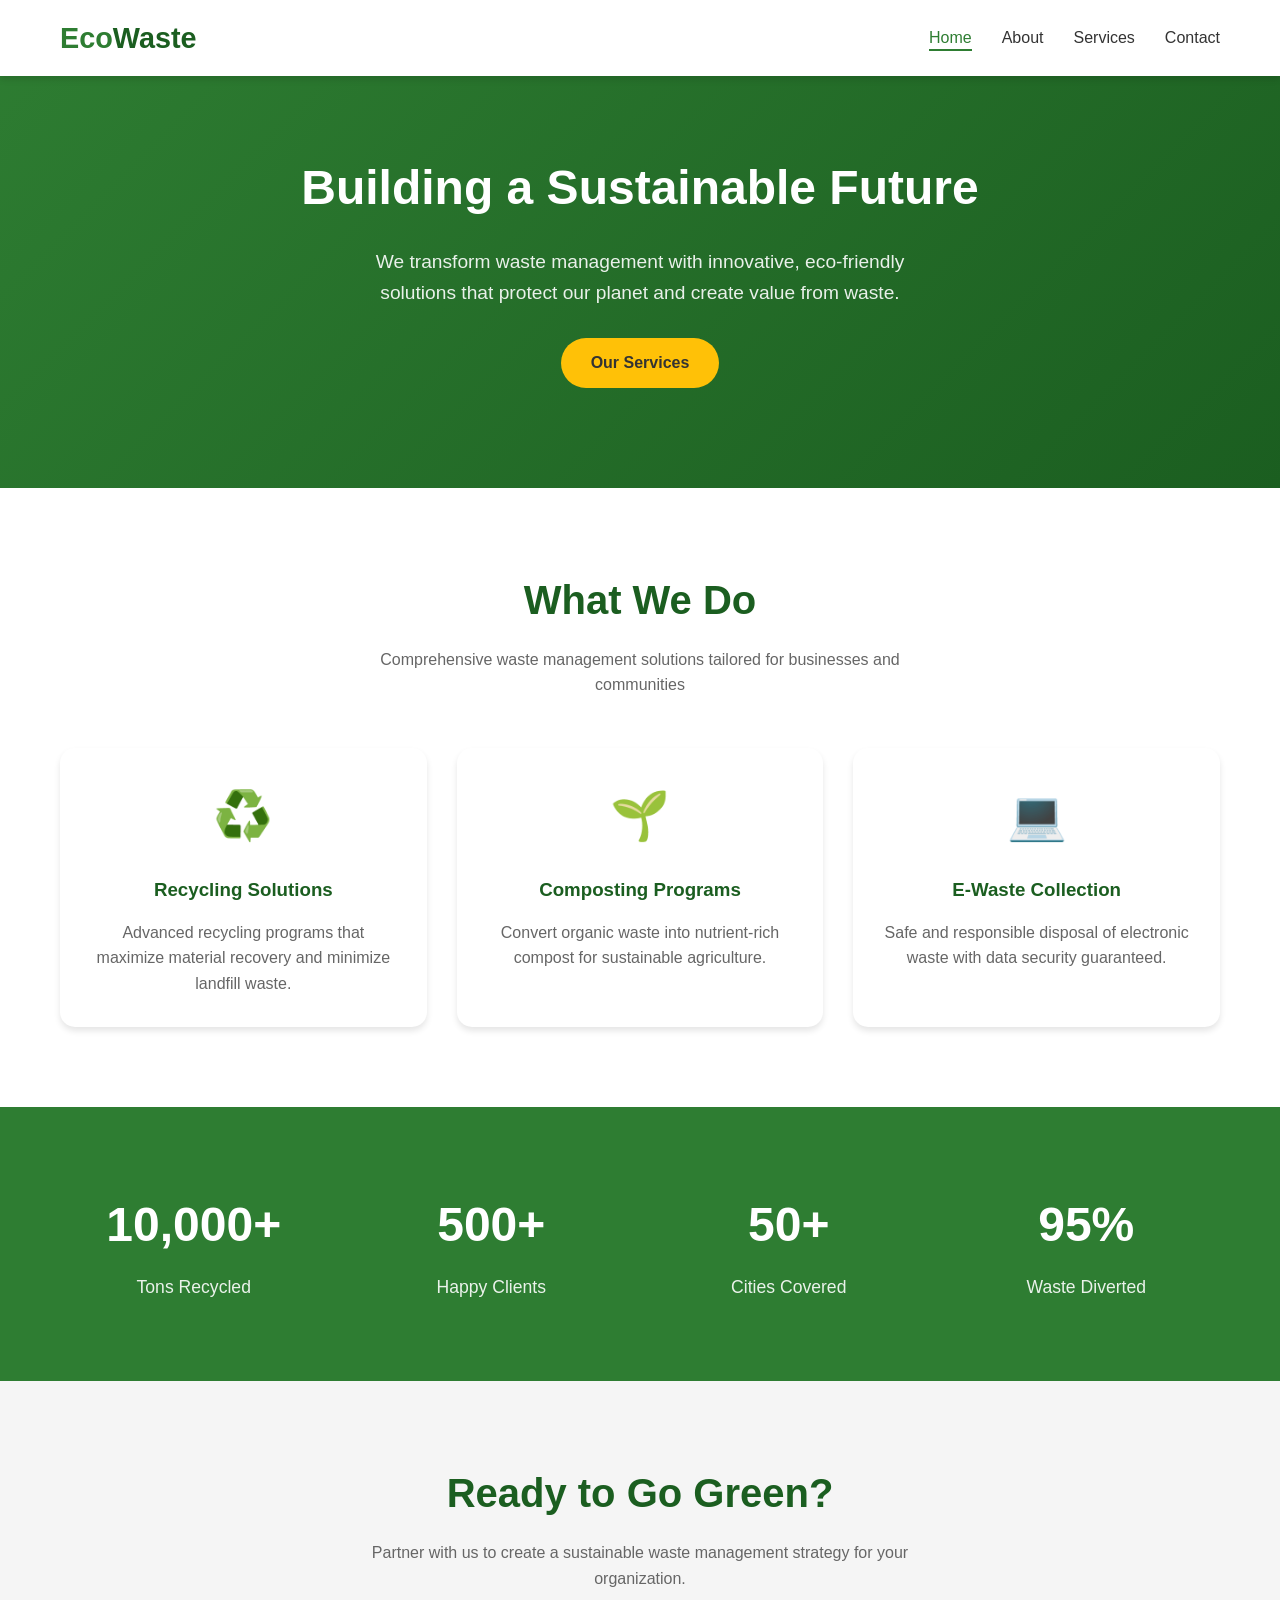
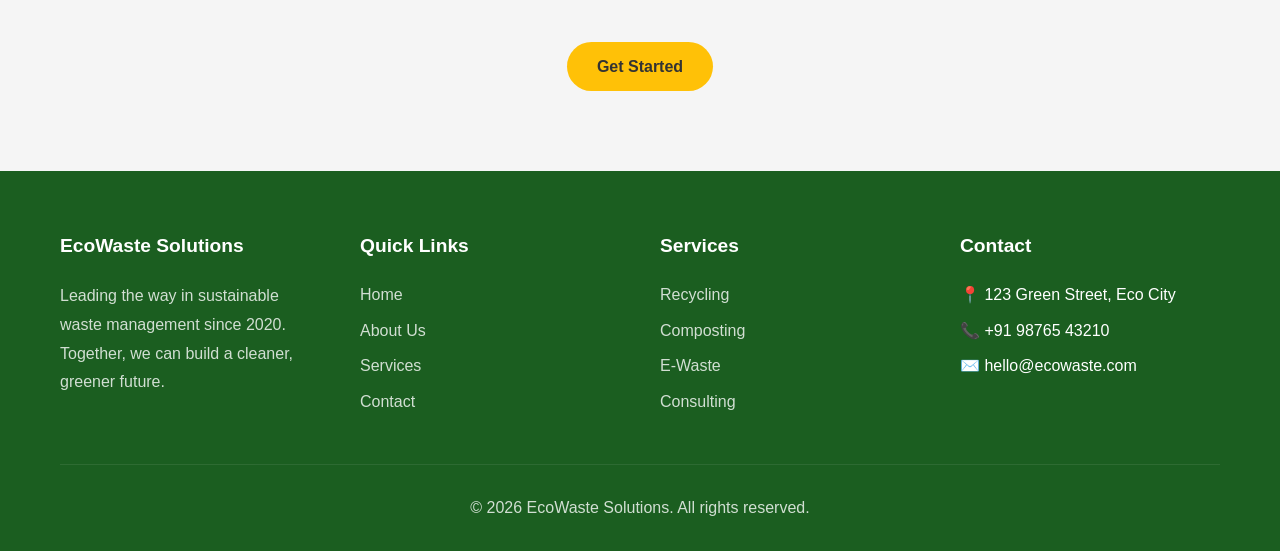
<file: index.html>
<!DOCTYPE html>
<html lang="en">
<head>
  <meta charset="UTF-8">
  <meta name="viewport" content="width=device-width, initial-scale=1.0">
  <meta name="description" content="EcoWaste Solutions - Sustainable waste management solutions for a cleaner tomorrow">
  <title>EcoWaste Solutions | Sustainable Waste Management</title>
  <link rel="stylesheet" href="styles.css">
</head>
<body>
  <!-- Navigation -->
  <nav class="navbar">
    <div class="container">
      <a href="index.html" class="logo">Eco<span>Waste</span></a>
      <ul class="nav-links">
        <li><a href="index.html" class="active">Home</a></li>
        <li><a href="about.html">About</a></li>
        <li><a href="services.html">Services</a></li>
        <li><a href="contact.html">Contact</a></li>
      </ul>
      <div class="hamburger">
        <span></span>
        <span></span>
        <span></span>
      </div>
    </div>
  </nav>

  <!-- Hero Section -->
  <section class="hero">
    <div class="container">
      <h1>Building a Sustainable Future</h1>
      <p>We transform waste management with innovative, eco-friendly solutions that protect our planet and create value from waste.</p>
      <a href="services.html" class="btn btn-primary">Our Services</a>
    </div>
  </section>

  <!-- Services Highlights -->
  <section class="services-highlight">
    <div class="container">
      <div class="section-title">
        <h2>What We Do</h2>
        <p>Comprehensive waste management solutions tailored for businesses and communities</p>
      </div>
      <div class="cards-grid">
        <div class="card">
          <div class="card-icon">♻️</div>
          <h3>Recycling Solutions</h3>
          <p>Advanced recycling programs that maximize material recovery and minimize landfill waste.</p>
        </div>
        <div class="card">
          <div class="card-icon">🌱</div>
          <h3>Composting Programs</h3>
          <p>Convert organic waste into nutrient-rich compost for sustainable agriculture.</p>
        </div>
        <div class="card">
          <div class="card-icon">💻</div>
          <h3>E-Waste Collection</h3>
          <p>Safe and responsible disposal of electronic waste with data security guaranteed.</p>
        </div>
      </div>
    </div>
  </section>

  <!-- Stats Section -->
  <section class="stats">
    <div class="container">
      <div class="stats-grid">
        <div class="stat-item">
          <h3>10,000+</h3>
          <p>Tons Recycled</p>
        </div>
        <div class="stat-item">
          <h3>500+</h3>
          <p>Happy Clients</p>
        </div>
        <div class="stat-item">
          <h3>50+</h3>
          <p>Cities Covered</p>
        </div>
        <div class="stat-item">
          <h3>95%</h3>
          <p>Waste Diverted</p>
        </div>
      </div>
    </div>
  </section>

  <!-- CTA Section -->
  <section class="cta" style="background-color: #F5F5F5; text-align: center;">
    <div class="container">
      <div class="section-title">
        <h2>Ready to Go Green?</h2>
        <p>Partner with us to create a sustainable waste management strategy for your organization.</p>
      </div>
      <a href="contact.html" class="btn btn-primary">Get Started</a>
    </div>
  </section>

  <!-- Footer -->
  <footer class="footer">
    <div class="container">
      <div class="footer-grid">
        <div class="footer-col">
          <h4>EcoWaste Solutions</h4>
          <p>Leading the way in sustainable waste management since 2020. Together, we can build a cleaner, greener future.</p>
        </div>
        <div class="footer-col">
          <h4>Quick Links</h4>
          <ul>
            <li><a href="index.html">Home</a></li>
            <li><a href="about.html">About Us</a></li>
            <li><a href="services.html">Services</a></li>
            <li><a href="contact.html">Contact</a></li>
          </ul>
        </div>
        <div class="footer-col">
          <h4>Services</h4>
          <ul>
            <li><a href="services.html">Recycling</a></li>
            <li><a href="services.html">Composting</a></li>
            <li><a href="services.html">E-Waste</a></li>
            <li><a href="services.html">Consulting</a></li>
          </ul>
        </div>
        <div class="footer-col">
          <h4>Contact</h4>
          <ul>
            <li>📍 123 Green Street, Eco City</li>
            <li>📞 +91 98765 43210</li>
            <li>✉️ hello@ecowaste.com</li>
          </ul>
        </div>
      </div>
      <div class="footer-bottom">
        <p>&copy; 2026 EcoWaste Solutions. All rights reserved.</p>
      </div>
    </div>
  </footer>

  <script src="script.js"></script>
</body>
</html>
</file>
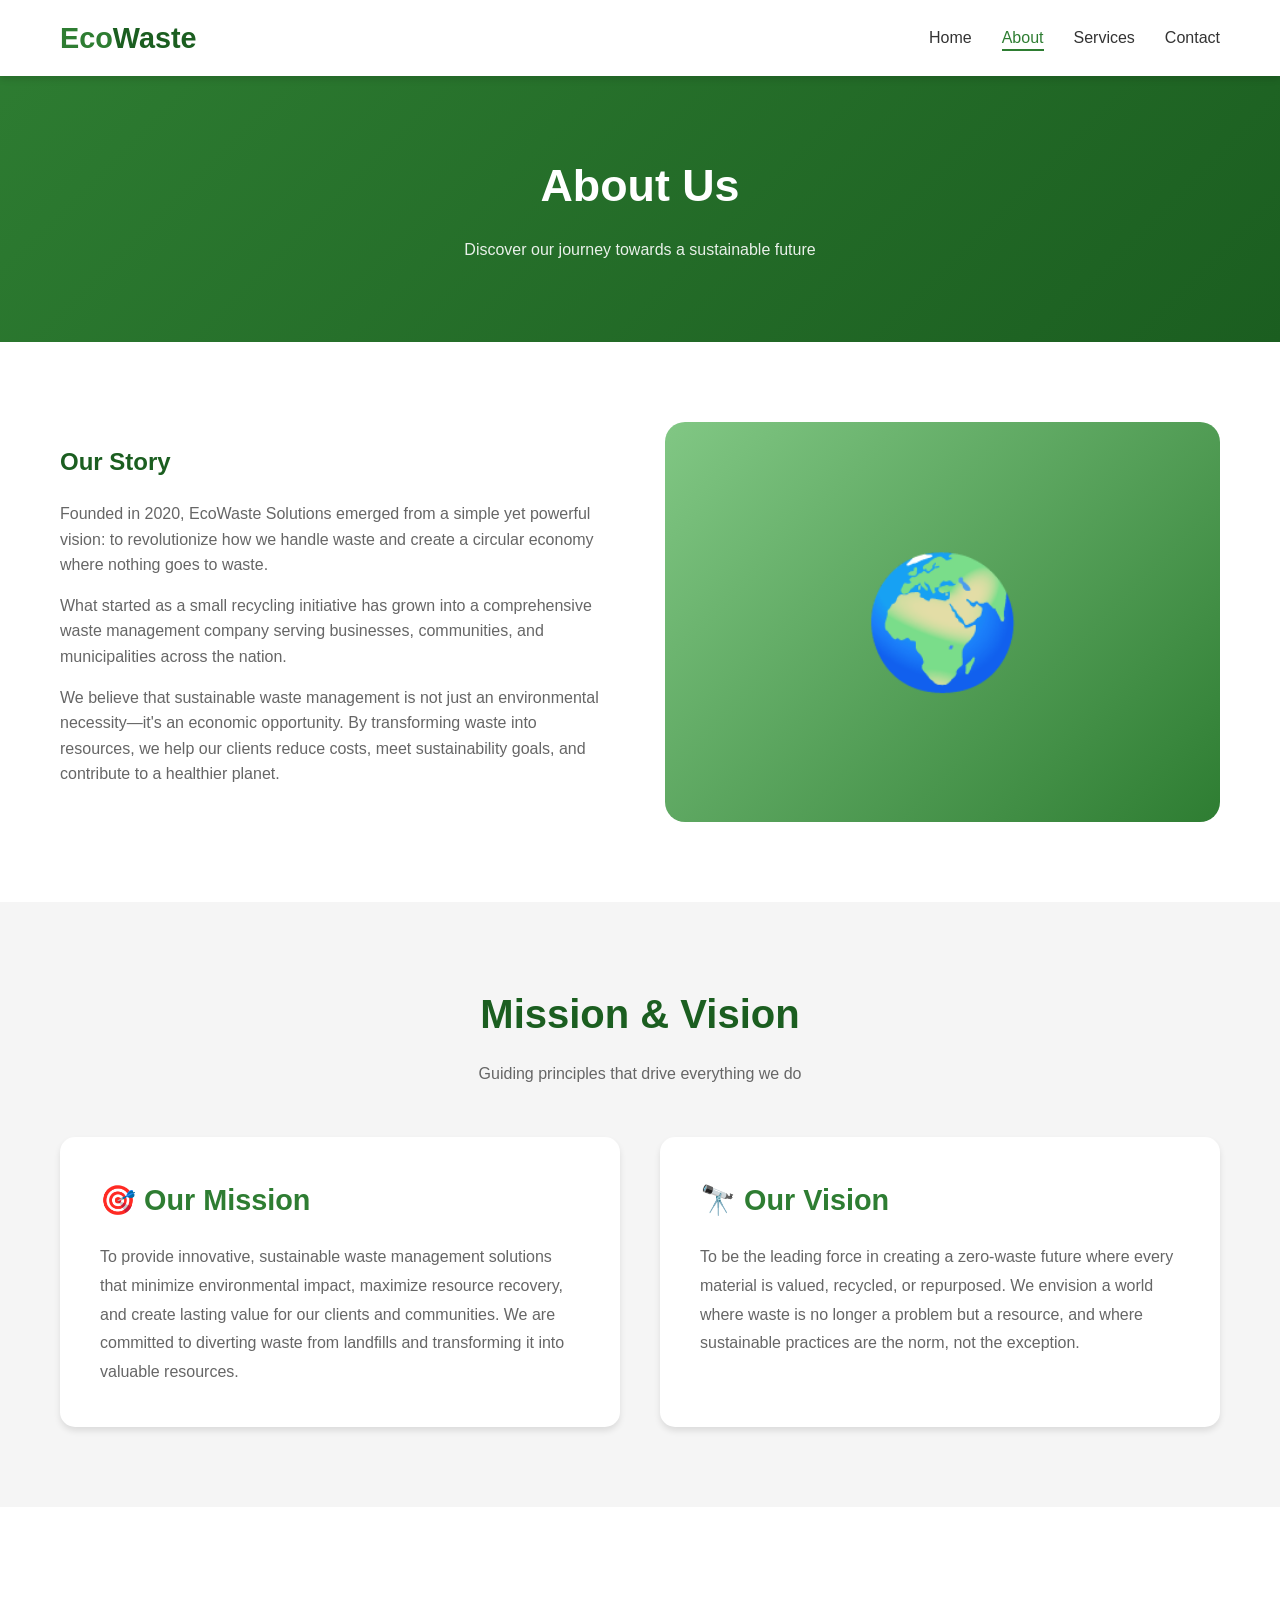
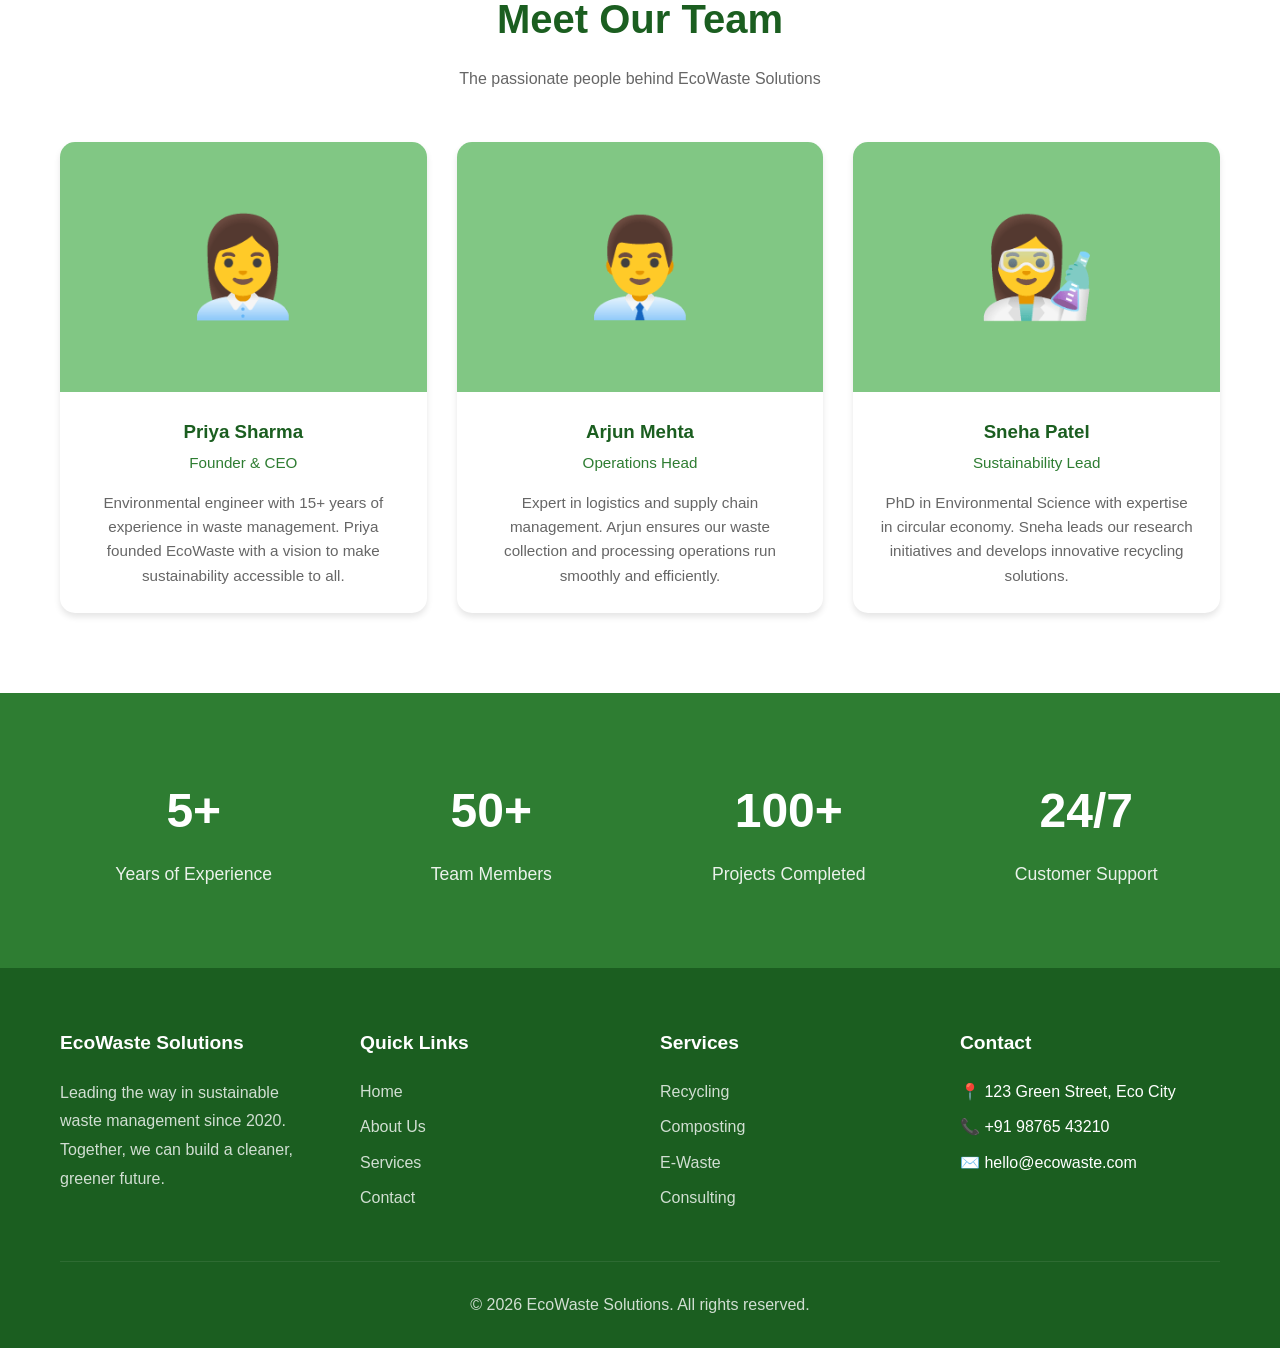
<file: about.html>
<!DOCTYPE html>
<html lang="en">
<head>
  <meta charset="UTF-8">
  <meta name="viewport" content="width=device-width, initial-scale=1.0">
  <meta name="description" content="Learn about EcoWaste Solutions - Our mission, vision, and the team behind sustainable waste management">
  <title>About Us | EcoWaste Solutions</title>
  <link rel="stylesheet" href="styles.css">
</head>
<body>
  <!-- Navigation -->
  <nav class="navbar">
    <div class="container">
      <a href="index.html" class="logo">Eco<span>Waste</span></a>
      <ul class="nav-links">
        <li><a href="index.html">Home</a></li>
        <li><a href="about.html" class="active">About</a></li>
        <li><a href="services.html">Services</a></li>
        <li><a href="contact.html">Contact</a></li>
      </ul>
      <div class="hamburger">
        <span></span>
        <span></span>
        <span></span>
      </div>
    </div>
  </nav>

  <!-- Page Header -->
  <section class="page-header">
    <div class="container">
      <h1>About Us</h1>
      <p>Discover our journey towards a sustainable future</p>
    </div>
  </section>

  <!-- About Content -->
  <section class="about">
    <div class="container">
      <div class="about-content">
        <div class="about-text">
          <h2>Our Story</h2>
          <p>Founded in 2020, EcoWaste Solutions emerged from a simple yet powerful vision: to revolutionize how we handle waste and create a circular economy where nothing goes to waste.</p>
          <p>What started as a small recycling initiative has grown into a comprehensive waste management company serving businesses, communities, and municipalities across the nation.</p>
          <p>We believe that sustainable waste management is not just an environmental necessity—it's an economic opportunity. By transforming waste into resources, we help our clients reduce costs, meet sustainability goals, and contribute to a healthier planet.</p>
        </div>
        <div class="about-image">
          🌍
        </div>
      </div>
    </div>
  </section>

  <!-- Mission & Vision -->
  <section class="mission-vision">
    <div class="container">
      <div class="section-title">
        <h2>Mission & Vision</h2>
        <p>Guiding principles that drive everything we do</p>
      </div>
      <div class="mv-grid">
        <div class="mv-box">
          <h3>🎯 Our Mission</h3>
          <p>To provide innovative, sustainable waste management solutions that minimize environmental impact, maximize resource recovery, and create lasting value for our clients and communities. We are committed to diverting waste from landfills and transforming it into valuable resources.</p>
        </div>
        <div class="mv-box">
          <h3>🔭 Our Vision</h3>
          <p>To be the leading force in creating a zero-waste future where every material is valued, recycled, or repurposed. We envision a world where waste is no longer a problem but a resource, and where sustainable practices are the norm, not the exception.</p>
        </div>
      </div>
    </div>
  </section>

  <!-- Team Section -->
  <section class="team">
    <div class="container">
      <div class="section-title">
        <h2>Meet Our Team</h2>
        <p>The passionate people behind EcoWaste Solutions</p>
      </div>
      <div class="team-grid">
        <div class="team-card">
          <div class="team-image">👩‍💼</div>
          <div class="team-info">
            <h3>Priya Sharma</h3>
            <p class="role">Founder & CEO</p>
            <p>Environmental engineer with 15+ years of experience in waste management. Priya founded EcoWaste with a vision to make sustainability accessible to all.</p>
          </div>
        </div>
        <div class="team-card">
          <div class="team-image">👨‍💼</div>
          <div class="team-info">
            <h3>Arjun Mehta</h3>
            <p class="role">Operations Head</p>
            <p>Expert in logistics and supply chain management. Arjun ensures our waste collection and processing operations run smoothly and efficiently.</p>
          </div>
        </div>
        <div class="team-card">
          <div class="team-image">👩‍🔬</div>
          <div class="team-info">
            <h3>Sneha Patel</h3>
            <p class="role">Sustainability Lead</p>
            <p>PhD in Environmental Science with expertise in circular economy. Sneha leads our research initiatives and develops innovative recycling solutions.</p>
          </div>
        </div>
      </div>
    </div>
  </section>

  <!-- Stats Section -->
  <section class="stats">
    <div class="container">
      <div class="stats-grid">
        <div class="stat-item">
          <h3>5+</h3>
          <p>Years of Experience</p>
        </div>
        <div class="stat-item">
          <h3>50+</h3>
          <p>Team Members</p>
        </div>
        <div class="stat-item">
          <h3>100+</h3>
          <p>Projects Completed</p>
        </div>
        <div class="stat-item">
          <h3>24/7</h3>
          <p>Customer Support</p>
        </div>
      </div>
    </div>
  </section>

  <!-- Footer -->
  <footer class="footer">
    <div class="container">
      <div class="footer-grid">
        <div class="footer-col">
          <h4>EcoWaste Solutions</h4>
          <p>Leading the way in sustainable waste management since 2020. Together, we can build a cleaner, greener future.</p>
        </div>
        <div class="footer-col">
          <h4>Quick Links</h4>
          <ul>
            <li><a href="index.html">Home</a></li>
            <li><a href="about.html">About Us</a></li>
            <li><a href="services.html">Services</a></li>
            <li><a href="contact.html">Contact</a></li>
          </ul>
        </div>
        <div class="footer-col">
          <h4>Services</h4>
          <ul>
            <li><a href="services.html">Recycling</a></li>
            <li><a href="services.html">Composting</a></li>
            <li><a href="services.html">E-Waste</a></li>
            <li><a href="services.html">Consulting</a></li>
          </ul>
        </div>
        <div class="footer-col">
          <h4>Contact</h4>
          <ul>
            <li>📍 123 Green Street, Eco City</li>
            <li>📞 +91 98765 43210</li>
            <li>✉️ hello@ecowaste.com</li>
          </ul>
        </div>
      </div>
      <div class="footer-bottom">
        <p>&copy; 2026 EcoWaste Solutions. All rights reserved.</p>
      </div>
    </div>
  </footer>

  <script src="script.js"></script>
</body>
</html>
</file>
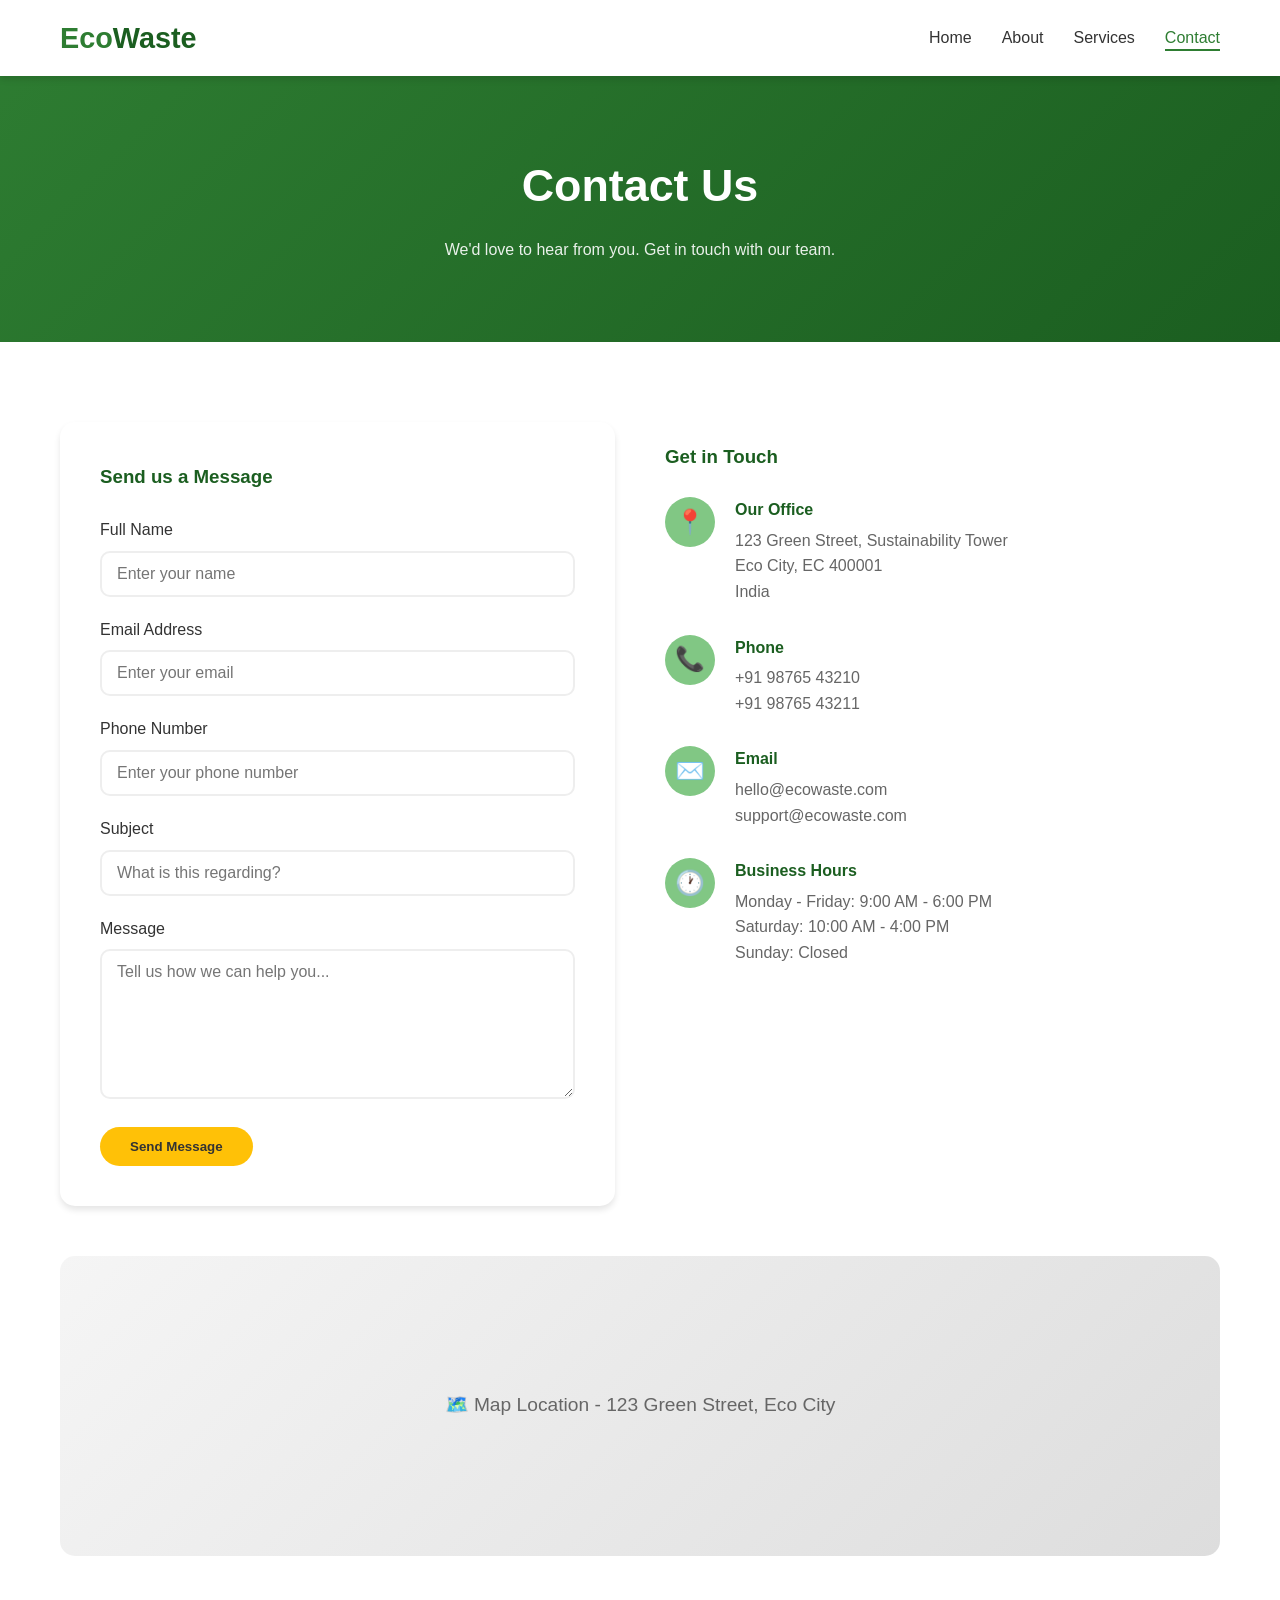
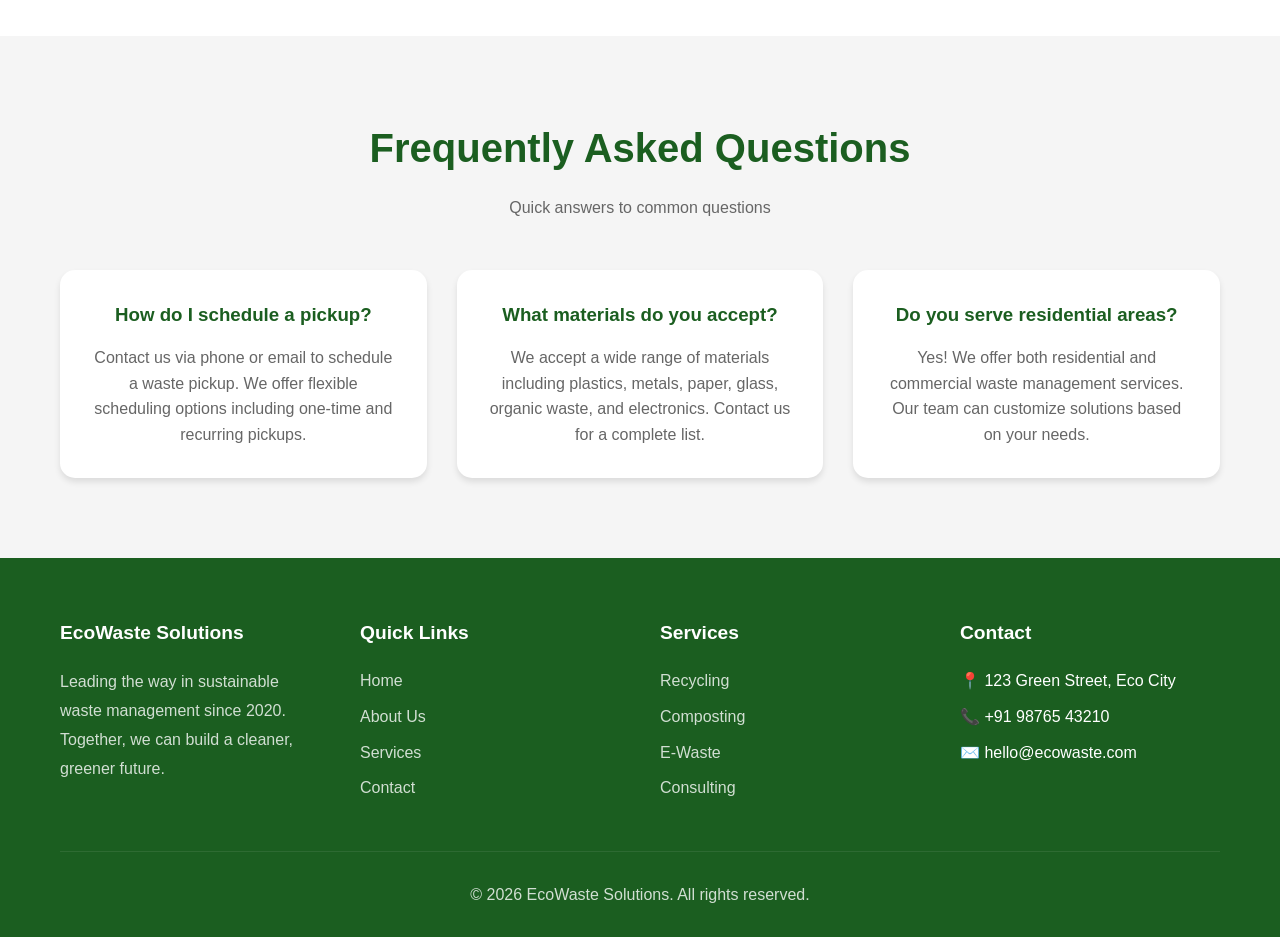
<file: contact.html>
<!DOCTYPE html>
<html lang="en">
<head>
  <meta charset="UTF-8">
  <meta name="viewport" content="width=device-width, initial-scale=1.0">
  <meta name="description" content="Contact EcoWaste Solutions - Get in touch for sustainable waste management solutions">
  <title>Contact Us | EcoWaste Solutions</title>
  <link rel="stylesheet" href="styles.css">
</head>
<body>
  <!-- Navigation -->
  <nav class="navbar">
    <div class="container">
      <a href="index.html" class="logo">Eco<span>Waste</span></a>
      <ul class="nav-links">
        <li><a href="index.html">Home</a></li>
        <li><a href="about.html">About</a></li>
        <li><a href="services.html">Services</a></li>
        <li><a href="contact.html" class="active">Contact</a></li>
      </ul>
      <div class="hamburger">
        <span></span>
        <span></span>
        <span></span>
      </div>
    </div>
  </nav>

  <!-- Page Header -->
  <section class="page-header">
    <div class="container">
      <h1>Contact Us</h1>
      <p>We'd love to hear from you. Get in touch with our team.</p>
    </div>
  </section>

  <!-- Contact Section -->
  <section class="contact">
    <div class="container">
      <div class="contact-grid">
        
        <!-- Contact Form -->
        <div class="contact-form">
          <h3>Send us a Message</h3>
          <form>
            <div class="form-group">
              <label for="name">Full Name</label>
              <input type="text" id="name" name="name" placeholder="Enter your name" required>
            </div>
            <div class="form-group">
              <label for="email">Email Address</label>
              <input type="email" id="email" name="email" placeholder="Enter your email" required>
            </div>
            <div class="form-group">
              <label for="phone">Phone Number</label>
              <input type="tel" id="phone" name="phone" placeholder="Enter your phone number">
            </div>
            <div class="form-group">
              <label for="subject">Subject</label>
              <input type="text" id="subject" name="subject" placeholder="What is this regarding?">
            </div>
            <div class="form-group">
              <label for="message">Message</label>
              <textarea id="message" name="message" placeholder="Tell us how we can help you..." required></textarea>
            </div>
            <button type="submit" class="btn btn-primary">Send Message</button>
          </form>
        </div>

        <!-- Contact Info -->
        <div class="contact-info">
          <h3>Get in Touch</h3>
          
          <div class="info-item">
            <div class="info-icon">📍</div>
            <div class="info-text">
              <h4>Our Office</h4>
              <p>123 Green Street, Sustainability Tower<br>Eco City, EC 400001<br>India</p>
            </div>
          </div>

          <div class="info-item">
            <div class="info-icon">📞</div>
            <div class="info-text">
              <h4>Phone</h4>
              <p>+91 98765 43210<br>+91 98765 43211</p>
            </div>
          </div>

          <div class="info-item">
            <div class="info-icon">✉️</div>
            <div class="info-text">
              <h4>Email</h4>
              <p>hello@ecowaste.com<br>support@ecowaste.com</p>
            </div>
          </div>

          <div class="info-item">
            <div class="info-icon">🕐</div>
            <div class="info-text">
              <h4>Business Hours</h4>
              <p>Monday - Friday: 9:00 AM - 6:00 PM<br>Saturday: 10:00 AM - 4:00 PM<br>Sunday: Closed</p>
            </div>
          </div>

        </div>
      </div>

      <!-- Map Placeholder -->
      <div class="map-placeholder">
        <span>🗺️ Map Location - 123 Green Street, Eco City</span>
      </div>
    </div>
  </section>

  <!-- FAQ Section -->
  <section class="faq" style="background-color: #F5F5F5;">
    <div class="container">
      <div class="section-title">
        <h2>Frequently Asked Questions</h2>
        <p>Quick answers to common questions</p>
      </div>
      <div class="cards-grid">
        <div class="card">
          <h3>How do I schedule a pickup?</h3>
          <p>Contact us via phone or email to schedule a waste pickup. We offer flexible scheduling options including one-time and recurring pickups.</p>
        </div>
        <div class="card">
          <h3>What materials do you accept?</h3>
          <p>We accept a wide range of materials including plastics, metals, paper, glass, organic waste, and electronics. Contact us for a complete list.</p>
        </div>
        <div class="card">
          <h3>Do you serve residential areas?</h3>
          <p>Yes! We offer both residential and commercial waste management services. Our team can customize solutions based on your needs.</p>
        </div>
      </div>
    </div>
  </section>

  <!-- Footer -->
  <footer class="footer">
    <div class="container">
      <div class="footer-grid">
        <div class="footer-col">
          <h4>EcoWaste Solutions</h4>
          <p>Leading the way in sustainable waste management since 2020. Together, we can build a cleaner, greener future.</p>
        </div>
        <div class="footer-col">
          <h4>Quick Links</h4>
          <ul>
            <li><a href="index.html">Home</a></li>
            <li><a href="about.html">About Us</a></li>
            <li><a href="services.html">Services</a></li>
            <li><a href="contact.html">Contact</a></li>
          </ul>
        </div>
        <div class="footer-col">
          <h4>Services</h4>
          <ul>
            <li><a href="services.html">Recycling</a></li>
            <li><a href="services.html">Composting</a></li>
            <li><a href="services.html">E-Waste</a></li>
            <li><a href="services.html">Consulting</a></li>
          </ul>
        </div>
        <div class="footer-col">
          <h4>Contact</h4>
          <ul>
            <li>📍 123 Green Street, Eco City</li>
            <li>📞 +91 98765 43210</li>
            <li>✉️ hello@ecowaste.com</li>
          </ul>
        </div>
      </div>
      <div class="footer-bottom">
        <p>&copy; 2026 EcoWaste Solutions. All rights reserved.</p>
      </div>
    </div>
  </footer>

  <script src="script.js"></script>
</body>
</html>
</file>
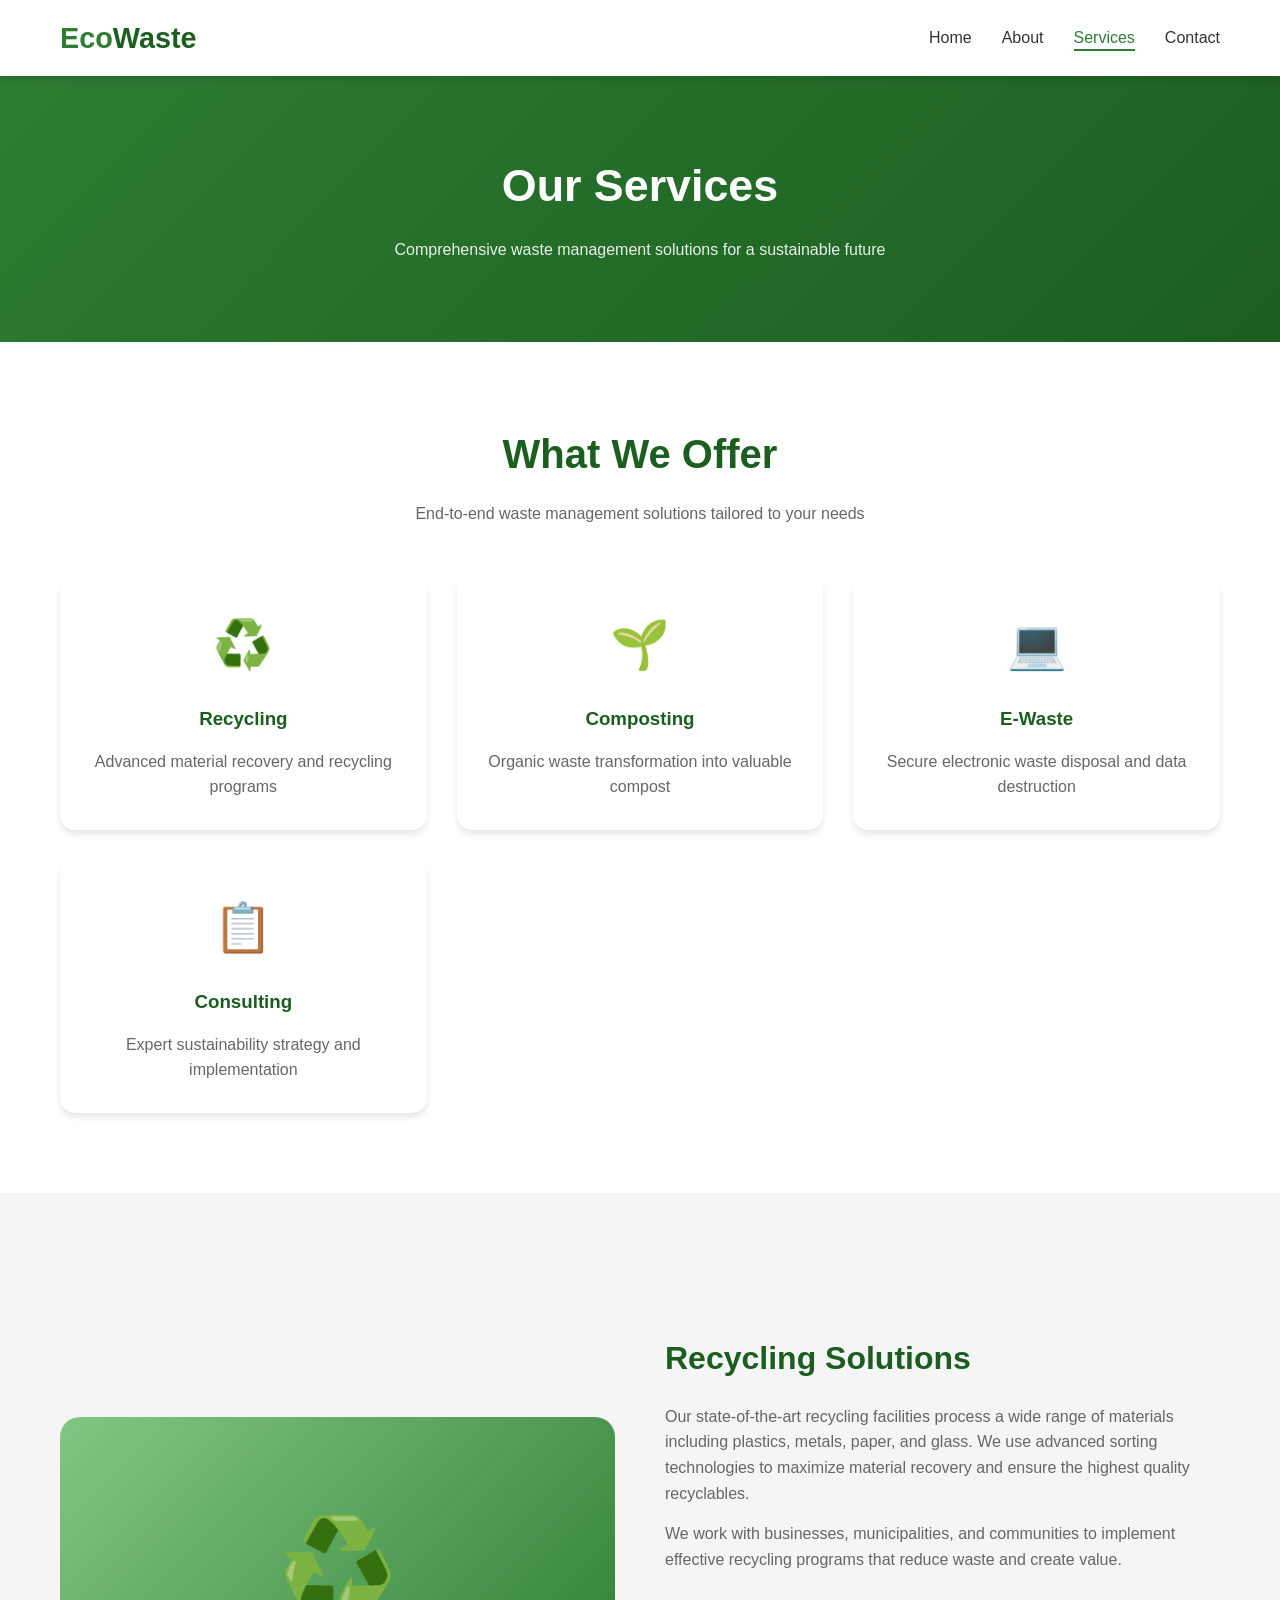
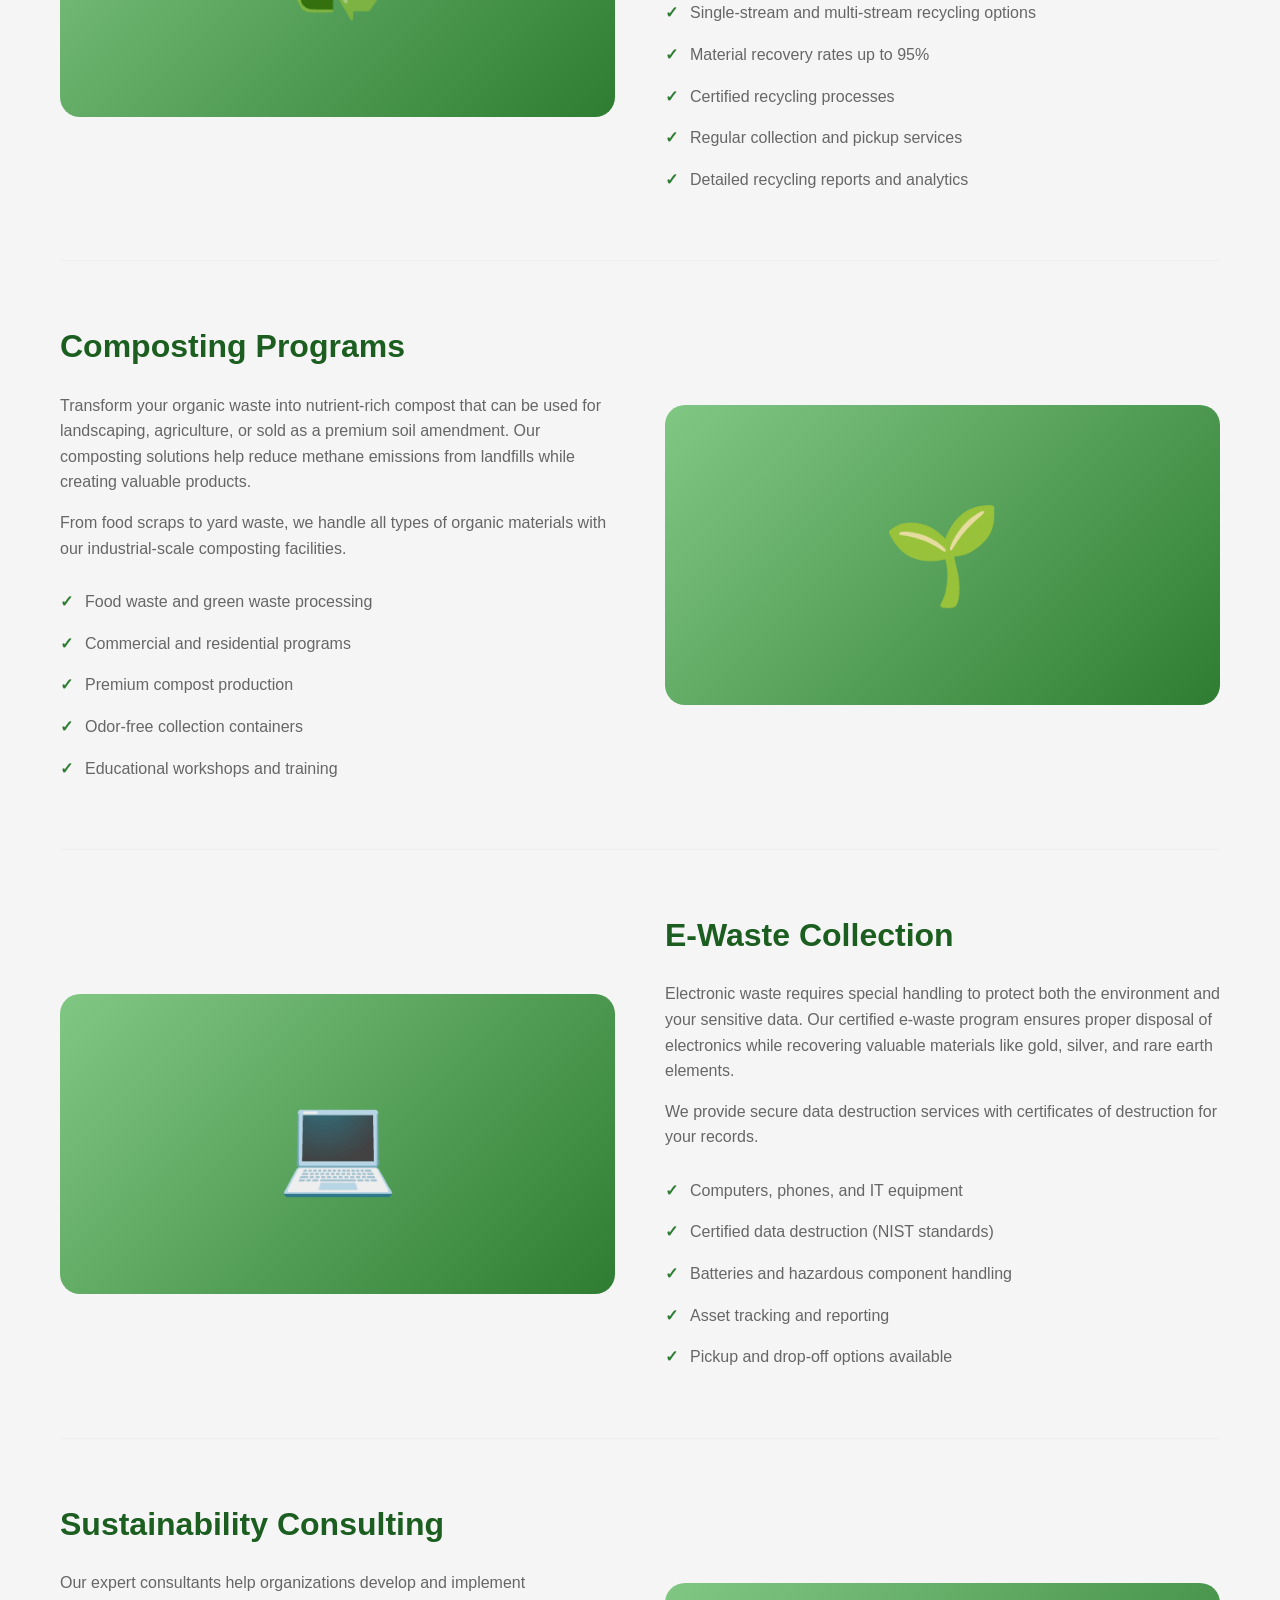
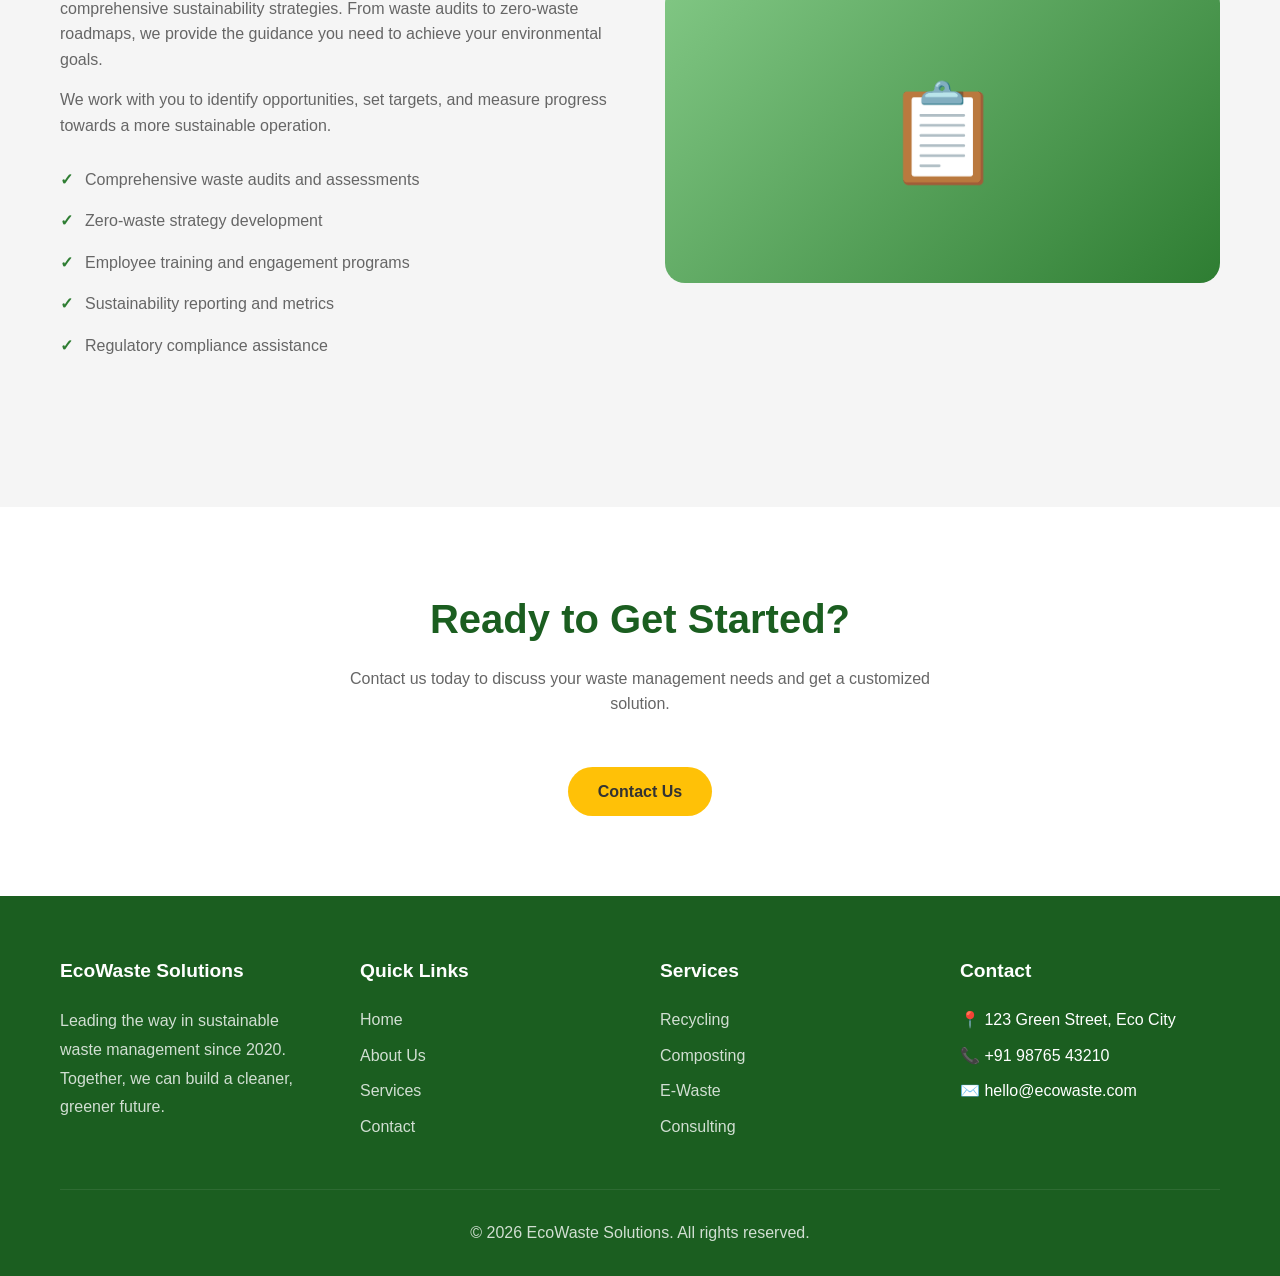
<file: services.html>
<!DOCTYPE html>
<html lang="en">
<head>
  <meta charset="UTF-8">
  <meta name="viewport" content="width=device-width, initial-scale=1.0">
  <meta name="description" content="EcoWaste Solutions Services - Recycling, Composting, E-Waste Collection, and Sustainability Consulting">
  <title>Our Services | EcoWaste Solutions</title>
  <link rel="stylesheet" href="styles.css">
</head>
<body>
  <!-- Navigation -->
  <nav class="navbar">
    <div class="container">
      <a href="index.html" class="logo">Eco<span>Waste</span></a>
      <ul class="nav-links">
        <li><a href="index.html">Home</a></li>
        <li><a href="about.html">About</a></li>
        <li><a href="services.html" class="active">Services</a></li>
        <li><a href="contact.html">Contact</a></li>
      </ul>
      <div class="hamburger">
        <span></span>
        <span></span>
        <span></span>
      </div>
    </div>
  </nav>

  <!-- Page Header -->
  <section class="page-header">
    <div class="container">
      <h1>Our Services</h1>
      <p>Comprehensive waste management solutions for a sustainable future</p>
    </div>
  </section>

  <!-- Services Overview -->
  <section class="services-overview">
    <div class="container">
      <div class="section-title">
        <h2>What We Offer</h2>
        <p>End-to-end waste management solutions tailored to your needs</p>
      </div>
      <div class="cards-grid">
        <div class="card">
          <div class="card-icon">♻️</div>
          <h3>Recycling</h3>
          <p>Advanced material recovery and recycling programs</p>
        </div>
        <div class="card">
          <div class="card-icon">🌱</div>
          <h3>Composting</h3>
          <p>Organic waste transformation into valuable compost</p>
        </div>
        <div class="card">
          <div class="card-icon">💻</div>
          <h3>E-Waste</h3>
          <p>Secure electronic waste disposal and data destruction</p>
        </div>
        <div class="card">
          <div class="card-icon">📋</div>
          <h3>Consulting</h3>
          <p>Expert sustainability strategy and implementation</p>
        </div>
      </div>
    </div>
  </section>

  <!-- Detailed Services -->
  <section class="services-detailed" style="background-color: #F5F5F5;">
    <div class="container">
      
      <!-- Recycling Solutions -->
      <div class="service-detail">
        <div class="service-icon">♻️</div>
        <div class="service-content">
          <h3>Recycling Solutions</h3>
          <p>Our state-of-the-art recycling facilities process a wide range of materials including plastics, metals, paper, and glass. We use advanced sorting technologies to maximize material recovery and ensure the highest quality recyclables.</p>
          <p>We work with businesses, municipalities, and communities to implement effective recycling programs that reduce waste and create value.</p>
          <ul>
            <li>Single-stream and multi-stream recycling options</li>
            <li>Material recovery rates up to 95%</li>
            <li>Certified recycling processes</li>
            <li>Regular collection and pickup services</li>
            <li>Detailed recycling reports and analytics</li>
          </ul>
        </div>
      </div>

      <!-- Composting Programs -->
      <div class="service-detail">
        <div class="service-icon">🌱</div>
        <div class="service-content">
          <h3>Composting Programs</h3>
          <p>Transform your organic waste into nutrient-rich compost that can be used for landscaping, agriculture, or sold as a premium soil amendment. Our composting solutions help reduce methane emissions from landfills while creating valuable products.</p>
          <p>From food scraps to yard waste, we handle all types of organic materials with our industrial-scale composting facilities.</p>
          <ul>
            <li>Food waste and green waste processing</li>
            <li>Commercial and residential programs</li>
            <li>Premium compost production</li>
            <li>Odor-free collection containers</li>
            <li>Educational workshops and training</li>
          </ul>
        </div>
      </div>

      <!-- E-Waste Collection -->
      <div class="service-detail">
        <div class="service-icon">💻</div>
        <div class="service-content">
          <h3>E-Waste Collection</h3>
          <p>Electronic waste requires special handling to protect both the environment and your sensitive data. Our certified e-waste program ensures proper disposal of electronics while recovering valuable materials like gold, silver, and rare earth elements.</p>
          <p>We provide secure data destruction services with certificates of destruction for your records.</p>
          <ul>
            <li>Computers, phones, and IT equipment</li>
            <li>Certified data destruction (NIST standards)</li>
            <li>Batteries and hazardous component handling</li>
            <li>Asset tracking and reporting</li>
            <li>Pickup and drop-off options available</li>
          </ul>
        </div>
      </div>

      <!-- Sustainability Consulting -->
      <div class="service-detail">
        <div class="service-icon">📋</div>
        <div class="service-content">
          <h3>Sustainability Consulting</h3>
          <p>Our expert consultants help organizations develop and implement comprehensive sustainability strategies. From waste audits to zero-waste roadmaps, we provide the guidance you need to achieve your environmental goals.</p>
          <p>We work with you to identify opportunities, set targets, and measure progress towards a more sustainable operation.</p>
          <ul>
            <li>Comprehensive waste audits and assessments</li>
            <li>Zero-waste strategy development</li>
            <li>Employee training and engagement programs</li>
            <li>Sustainability reporting and metrics</li>
            <li>Regulatory compliance assistance</li>
          </ul>
        </div>
      </div>

    </div>
  </section>

  <!-- CTA Section -->
  <section class="cta" style="text-align: center;">
    <div class="container">
      <div class="section-title">
        <h2>Ready to Get Started?</h2>
        <p>Contact us today to discuss your waste management needs and get a customized solution.</p>
      </div>
      <a href="contact.html" class="btn btn-primary">Contact Us</a>
    </div>
  </section>

  <!-- Footer -->
  <footer class="footer">
    <div class="container">
      <div class="footer-grid">
        <div class="footer-col">
          <h4>EcoWaste Solutions</h4>
          <p>Leading the way in sustainable waste management since 2020. Together, we can build a cleaner, greener future.</p>
        </div>
        <div class="footer-col">
          <h4>Quick Links</h4>
          <ul>
            <li><a href="index.html">Home</a></li>
            <li><a href="about.html">About Us</a></li>
            <li><a href="services.html">Services</a></li>
            <li><a href="contact.html">Contact</a></li>
          </ul>
        </div>
        <div class="footer-col">
          <h4>Services</h4>
          <ul>
            <li><a href="services.html">Recycling</a></li>
            <li><a href="services.html">Composting</a></li>
            <li><a href="services.html">E-Waste</a></li>
            <li><a href="services.html">Consulting</a></li>
          </ul>
        </div>
        <div class="footer-col">
          <h4>Contact</h4>
          <ul>
            <li>📍 123 Green Street, Eco City</li>
            <li>📞 +91 98765 43210</li>
            <li>✉️ hello@ecowaste.com</li>
          </ul>
        </div>
      </div>
      <div class="footer-bottom">
        <p>&copy; 2026 EcoWaste Solutions. All rights reserved.</p>
      </div>
    </div>
  </footer>

  <script src="script.js"></script>
</body>
</html>
</file>
<file: styles.css>
/* ===== CSS Variables ===== */
:root {
  --primary-color: #2E7D32;
  --primary-dark: #1B5E20;
  --primary-light: #4CAF50;
  --secondary-color: #81C784;
  --accent-color: #FFC107;
  --text-dark: #333333;
  --text-light: #666666;
  --white: #FFFFFF;
  --light-bg: #F5F5F5;
  --shadow: 0 4px 6px rgba(0, 0, 0, 0.1);
  --transition: all 0.3s ease;
}

/* ===== Reset & Base ===== */
* {
  margin: 0;
  padding: 0;
  box-sizing: border-box;
}

html {
  scroll-behavior: smooth;
}

body {
  font-family: 'Segoe UI', Tahoma, Geneva, Verdana, sans-serif;
  line-height: 1.6;
  color: var(--text-dark);
  background-color: var(--white);
}

a {
  text-decoration: none;
  color: inherit;
}

ul {
  list-style: none;
}

img {
  max-width: 100%;
  height: auto;
}

/* ===== Container ===== */
.container {
  max-width: 1200px;
  margin: 0 auto;
  padding: 0 20px;
}

/* ===== Navigation ===== */
.navbar {
  background-color: var(--white);
  box-shadow: var(--shadow);
  position: fixed;
  width: 100%;
  top: 0;
  z-index: 1000;
}

.navbar .container {
  display: flex;
  justify-content: space-between;
  align-items: center;
  padding: 15px 20px;
}

.logo {
  font-size: 1.8rem;
  font-weight: 700;
  color: var(--primary-color);
}

.logo span {
  color: var(--primary-dark);
}

.nav-links {
  display: flex;
  gap: 30px;
}

.nav-links a {
  font-weight: 500;
  color: var(--text-dark);
  transition: var(--transition);
  position: relative;
}

.nav-links a:hover,
.nav-links a.active {
  color: var(--primary-color);
}

.nav-links a::after {
  content: '';
  position: absolute;
  bottom: -5px;
  left: 0;
  width: 0;
  height: 2px;
  background-color: var(--primary-color);
  transition: var(--transition);
}

.nav-links a:hover::after,
.nav-links a.active::after {
  width: 100%;
}

.hamburger {
  display: none;
  flex-direction: column;
  cursor: pointer;
  gap: 5px;
}

.hamburger span {
  width: 25px;
  height: 3px;
  background-color: var(--text-dark);
  transition: var(--transition);
}

/* ===== Hero Section ===== */
.hero {
  background: linear-gradient(135deg, var(--primary-color) 0%, var(--primary-dark) 100%);
  color: var(--white);
  padding: 150px 0 100px;
  text-align: center;
}

.hero h1 {
  font-size: 3rem;
  margin-bottom: 20px;
}

.hero p {
  font-size: 1.2rem;
  max-width: 600px;
  margin: 0 auto 30px;
  opacity: 0.9;
}

/* ===== Buttons ===== */
.btn {
  display: inline-block;
  padding: 12px 30px;
  border-radius: 30px;
  font-weight: 600;
  transition: var(--transition);
  cursor: pointer;
  border: none;
}

.btn-primary {
  background-color: var(--accent-color);
  color: var(--text-dark);
}

.btn-primary:hover {
  background-color: #FFD54F;
  transform: translateY(-2px);
}

.btn-secondary {
  background-color: var(--white);
  color: var(--primary-color);
}

.btn-secondary:hover {
  background-color: var(--light-bg);
  transform: translateY(-2px);
}

/* ===== Section Styles ===== */
section {
  padding: 80px 0;
}

.section-title {
  text-align: center;
  margin-bottom: 50px;
}

.section-title h2 {
  font-size: 2.5rem;
  color: var(--primary-dark);
  margin-bottom: 15px;
}

.section-title p {
  color: var(--text-light);
  max-width: 600px;
  margin: 0 auto;
}

/* ===== Cards Grid ===== */
.cards-grid {
  display: grid;
  grid-template-columns: repeat(auto-fit, minmax(280px, 1fr));
  gap: 30px;
}

.card {
  background-color: var(--white);
  border-radius: 15px;
  padding: 30px;
  box-shadow: var(--shadow);
  transition: var(--transition);
  text-align: center;
}

.card:hover {
  transform: translateY(-10px);
  box-shadow: 0 10px 30px rgba(0, 0, 0, 0.15);
}

.card-icon {
  font-size: 3rem;
  margin-bottom: 20px;
}

.card h3 {
  color: var(--primary-dark);
  margin-bottom: 15px;
}

.card p {
  color: var(--text-light);
}

/* ===== Stats Section ===== */
.stats {
  background-color: var(--primary-color);
  color: var(--white);
}

.stats-grid {
  display: grid;
  grid-template-columns: repeat(auto-fit, minmax(200px, 1fr));
  gap: 30px;
  text-align: center;
}

.stat-item h3 {
  font-size: 3rem;
  margin-bottom: 10px;
}

.stat-item p {
  font-size: 1.1rem;
  opacity: 0.9;
}

/* ===== About Page Styles ===== */
.about-content {
  display: grid;
  grid-template-columns: 1fr 1fr;
  gap: 50px;
  align-items: center;
}

.about-text h2 {
  color: var(--primary-dark);
  margin-bottom: 20px;
}

.about-text p {
  color: var(--text-light);
  margin-bottom: 15px;
}

.about-image {
  background: linear-gradient(135deg, var(--secondary-color) 0%, var(--primary-color) 100%);
  border-radius: 20px;
  height: 400px;
  display: flex;
  align-items: center;
  justify-content: center;
  font-size: 8rem;
}

/* ===== Mission Vision ===== */
.mission-vision {
  background-color: var(--light-bg);
}

.mv-grid {
  display: grid;
  grid-template-columns: 1fr 1fr;
  gap: 40px;
}

.mv-box {
  background-color: var(--white);
  padding: 40px;
  border-radius: 15px;
  box-shadow: var(--shadow);
}

.mv-box h3 {
  color: var(--primary-color);
  font-size: 1.8rem;
  margin-bottom: 20px;
  display: flex;
  align-items: center;
  gap: 10px;
}

.mv-box p {
  color: var(--text-light);
  line-height: 1.8;
}

/* ===== Team Section ===== */
.team-grid {
  display: grid;
  grid-template-columns: repeat(auto-fit, minmax(300px, 1fr));
  gap: 30px;
}

.team-card {
  background-color: var(--white);
  border-radius: 15px;
  overflow: hidden;
  box-shadow: var(--shadow);
  transition: var(--transition);
}

.team-card:hover {
  transform: translateY(-10px);
}

.team-image {
  width: 100%;
  height: 250px;
  background-color: var(--secondary-color);
  display: flex;
  align-items: center;
  justify-content: center;
  font-size: 6rem;
}

.team-info {
  padding: 25px;
  text-align: center;
}

.team-info h3 {
  color: var(--primary-dark);
  margin-bottom: 5px;
}

.team-info .role {
  color: var(--primary-color);
  font-weight: 500;
  margin-bottom: 15px;
}

.team-info p {
  color: var(--text-light);
  font-size: 0.95rem;
}

/* ===== Services Page ===== */
.service-detail {
  display: grid;
  grid-template-columns: 1fr 1fr;
  gap: 50px;
  align-items: center;
  padding: 60px 0;
  border-bottom: 1px solid #eee;
}

.service-detail:nth-child(even) {
  direction: rtl;
}

.service-detail:nth-child(even) > * {
  direction: ltr;
}

.service-detail:last-child {
  border-bottom: none;
}

.service-icon {
  background: linear-gradient(135deg, var(--secondary-color) 0%, var(--primary-color) 100%);
  border-radius: 20px;
  height: 300px;
  display: flex;
  align-items: center;
  justify-content: center;
  font-size: 6rem;
}

.service-content h3 {
  color: var(--primary-dark);
  font-size: 2rem;
  margin-bottom: 20px;
}

.service-content p {
  color: var(--text-light);
  margin-bottom: 15px;
}

.service-content ul {
  margin-top: 20px;
}

.service-content li {
  color: var(--text-light);
  padding: 8px 0;
  padding-left: 25px;
  position: relative;
}

.service-content li::before {
  content: '✓';
  position: absolute;
  left: 0;
  color: var(--primary-color);
  font-weight: bold;
}

/* ===== Contact Page ===== */
.contact-grid {
  display: grid;
  grid-template-columns: 1fr 1fr;
  gap: 50px;
}

.contact-form {
  background-color: var(--white);
  padding: 40px;
  border-radius: 15px;
  box-shadow: var(--shadow);
}

.contact-form h3 {
  color: var(--primary-dark);
  margin-bottom: 25px;
}

.form-group {
  margin-bottom: 20px;
}

.form-group label {
  display: block;
  margin-bottom: 8px;
  font-weight: 500;
  color: var(--text-dark);
}

.form-group input,
.form-group textarea {
  width: 100%;
  padding: 12px 15px;
  border: 2px solid #eee;
  border-radius: 10px;
  font-size: 1rem;
  transition: var(--transition);
  font-family: inherit;
}

.form-group input:focus,
.form-group textarea:focus {
  outline: none;
  border-color: var(--primary-color);
}

.form-group textarea {
  height: 150px;
  resize: vertical;
}

.contact-info {
  padding: 20px 0;
}

.contact-info h3 {
  color: var(--primary-dark);
  margin-bottom: 25px;
}

.info-item {
  display: flex;
  align-items: flex-start;
  gap: 20px;
  margin-bottom: 30px;
}

.info-icon {
  width: 50px;
  height: 50px;
  background-color: var(--secondary-color);
  border-radius: 50%;
  display: flex;
  align-items: center;
  justify-content: center;
  font-size: 1.5rem;
  flex-shrink: 0;
}

.info-text h4 {
  color: var(--primary-dark);
  margin-bottom: 5px;
}

.info-text p {
  color: var(--text-light);
}

/* ===== Map Placeholder ===== */
.map-placeholder {
  background: linear-gradient(135deg, var(--light-bg) 0%, #ddd 100%);
  height: 300px;
  border-radius: 15px;
  display: flex;
  align-items: center;
  justify-content: center;
  margin-top: 50px;
}

.map-placeholder span {
  color: var(--text-light);
  font-size: 1.2rem;
}

/* ===== Footer ===== */
.footer {
  background-color: var(--primary-dark);
  color: var(--white);
  padding: 60px 0 30px;
}

.footer-grid {
  display: grid;
  grid-template-columns: repeat(auto-fit, minmax(200px, 1fr));
  gap: 40px;
  margin-bottom: 40px;
}

.footer-col h4 {
  margin-bottom: 20px;
  font-size: 1.2rem;
}

.footer-col p {
  opacity: 0.8;
  line-height: 1.8;
}

.footer-col ul li {
  margin-bottom: 10px;
}

.footer-col a {
  opacity: 0.8;
  transition: var(--transition);
}

.footer-col a:hover {
  opacity: 1;
  color: var(--accent-color);
}

.footer-bottom {
  text-align: center;
  padding-top: 30px;
  border-top: 1px solid rgba(255, 255, 255, 0.1);
  opacity: 0.8;
}

/* ===== Page Header ===== */
.page-header {
  background: linear-gradient(135deg, var(--primary-color) 0%, var(--primary-dark) 100%);
  color: var(--white);
  padding: 150px 0 80px;
  text-align: center;
}

.page-header h1 {
  font-size: 2.8rem;
  margin-bottom: 15px;
}

.page-header p {
  opacity: 0.9;
  max-width: 600px;
  margin: 0 auto;
}

/* ===== Responsive Design ===== */
@media (max-width: 992px) {
  .about-content,
  .mv-grid,
  .contact-grid,
  .service-detail {
    grid-template-columns: 1fr;
  }

  .service-detail:nth-child(even) {
    direction: ltr;
  }

  .about-image {
    height: 300px;
  }
}

@media (max-width: 768px) {
  .nav-links {
    position: fixed;
    top: 70px;
    left: 0;
    width: 100%;
    background-color: var(--white);
    flex-direction: column;
    align-items: center;
    padding: 30px 0;
    gap: 20px;
    box-shadow: var(--shadow);
    transform: translateY(-150%);
    transition: var(--transition);
  }

  .nav-links.active {
    transform: translateY(0);
  }

  .hamburger {
    display: flex;
  }

  .hamburger.active span:nth-child(1) {
    transform: rotate(45deg) translate(5px, 5px);
  }

  .hamburger.active span:nth-child(2) {
    opacity: 0;
  }

  .hamburger.active span:nth-child(3) {
    transform: rotate(-45deg) translate(7px, -7px);
  }

  .hero h1 {
    font-size: 2.2rem;
  }

  .hero p {
    font-size: 1rem;
  }

  .section-title h2 {
    font-size: 2rem;
  }

  .stat-item h3 {
    font-size: 2.2rem;
  }

  .page-header {
    padding: 120px 0 60px;
  }

  .page-header h1 {
    font-size: 2rem;
  }
}

@media (max-width: 480px) {
  .hero {
    padding: 120px 0 80px;
  }

  .hero h1 {
    font-size: 1.8rem;
  }

  section {
    padding: 60px 0;
  }

  .btn {
    padding: 10px 25px;
  }
}
</file>
